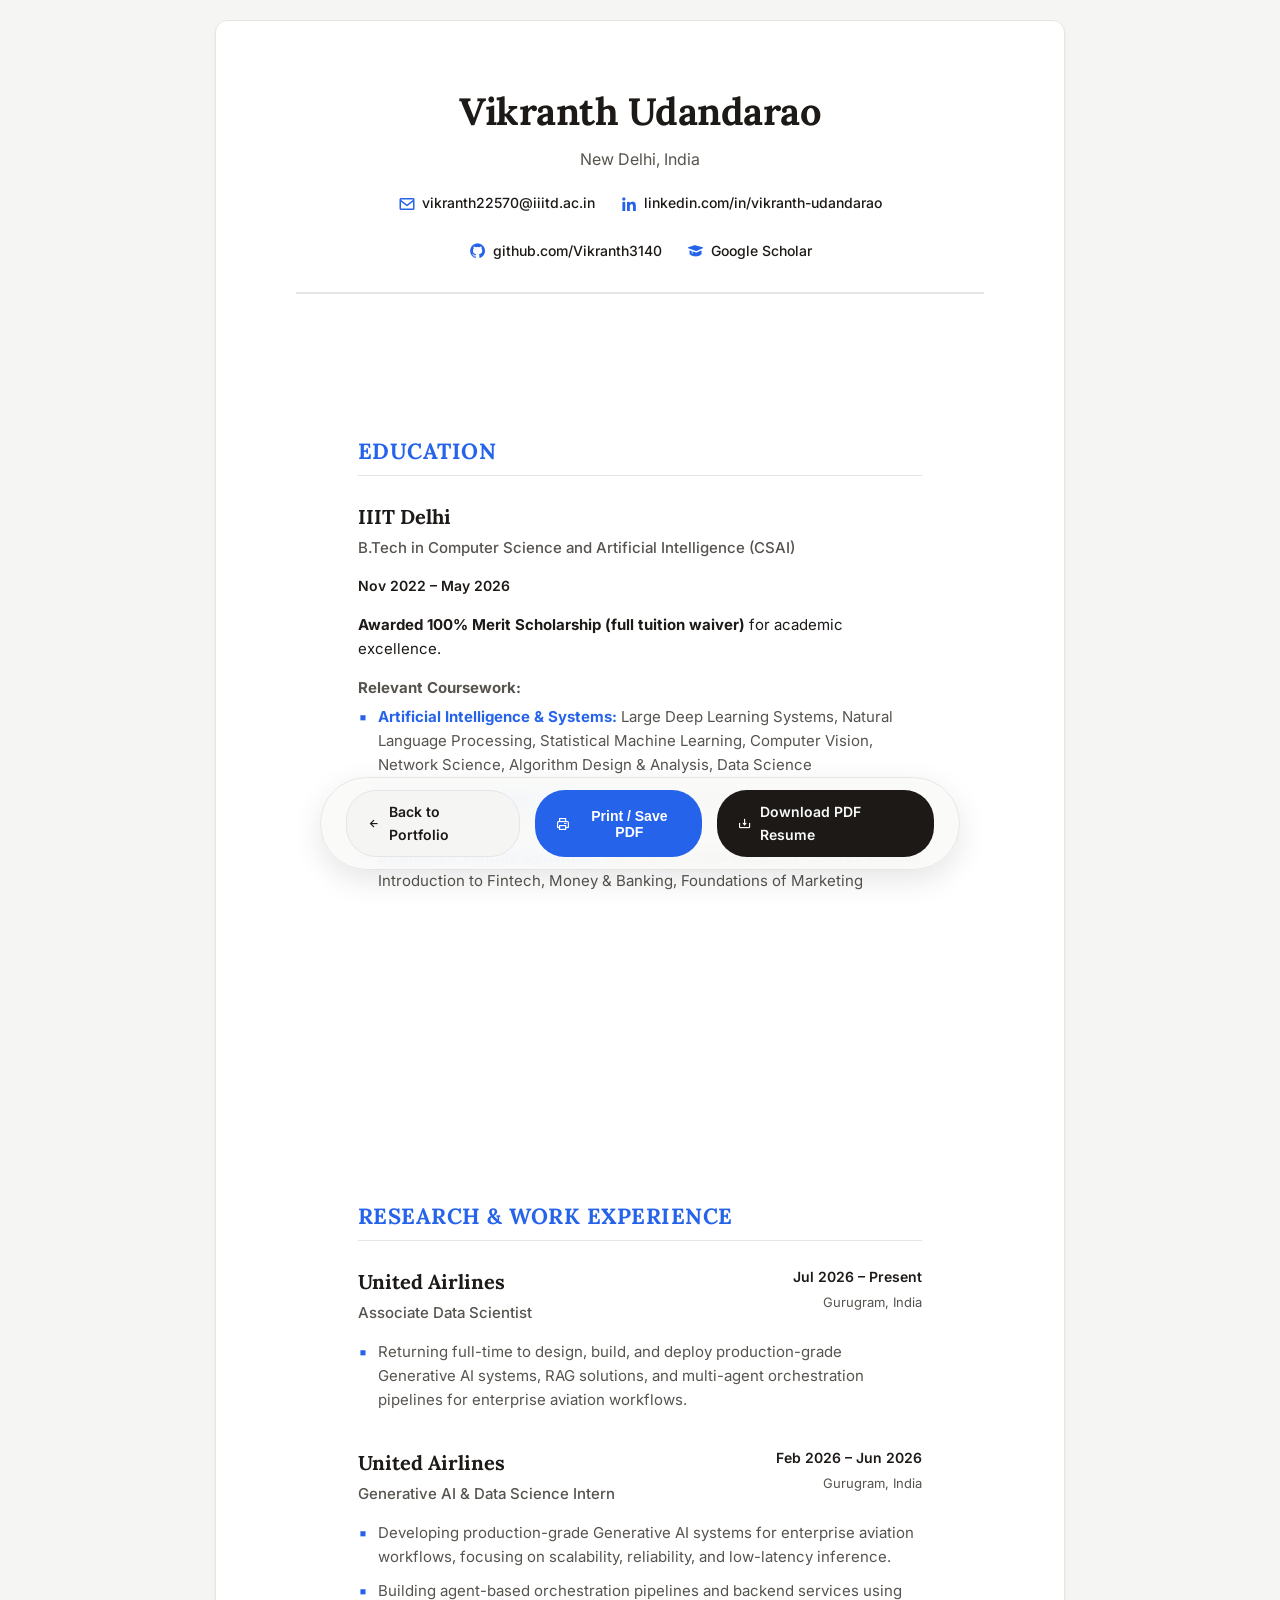
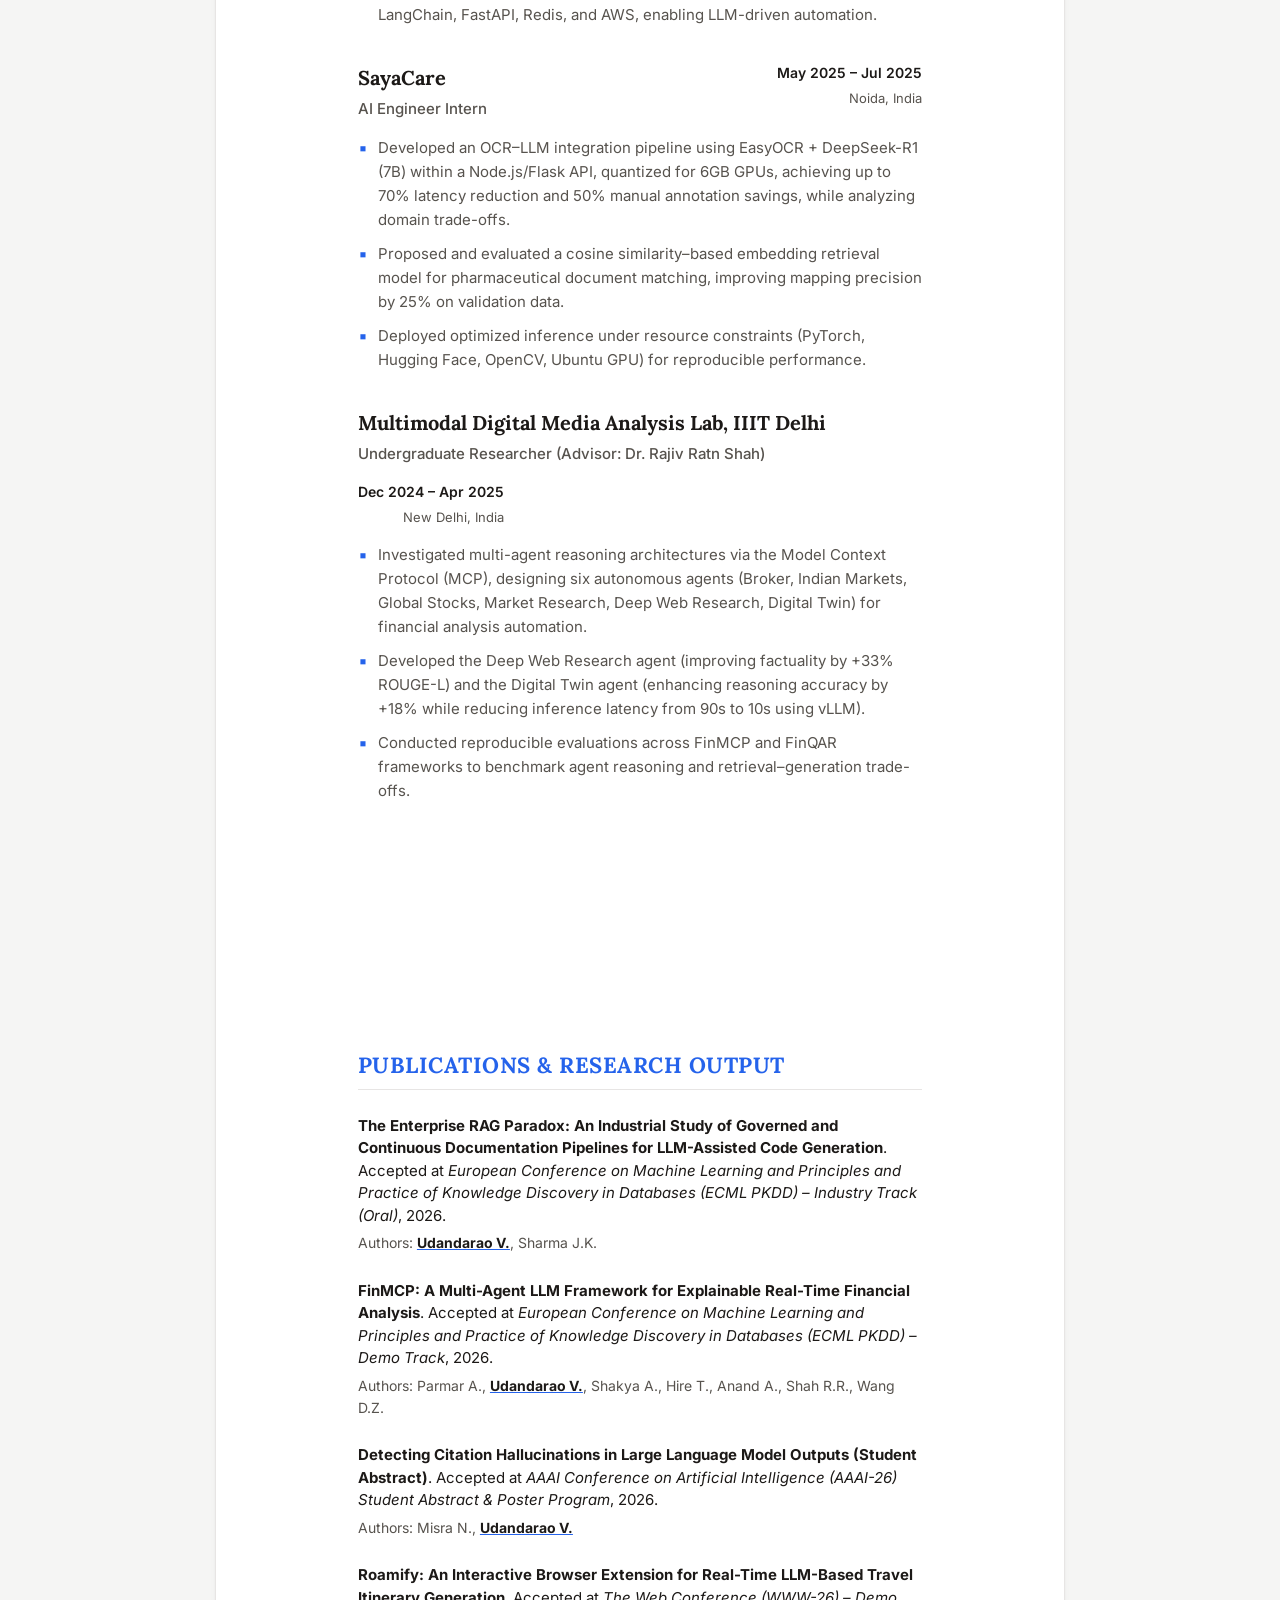
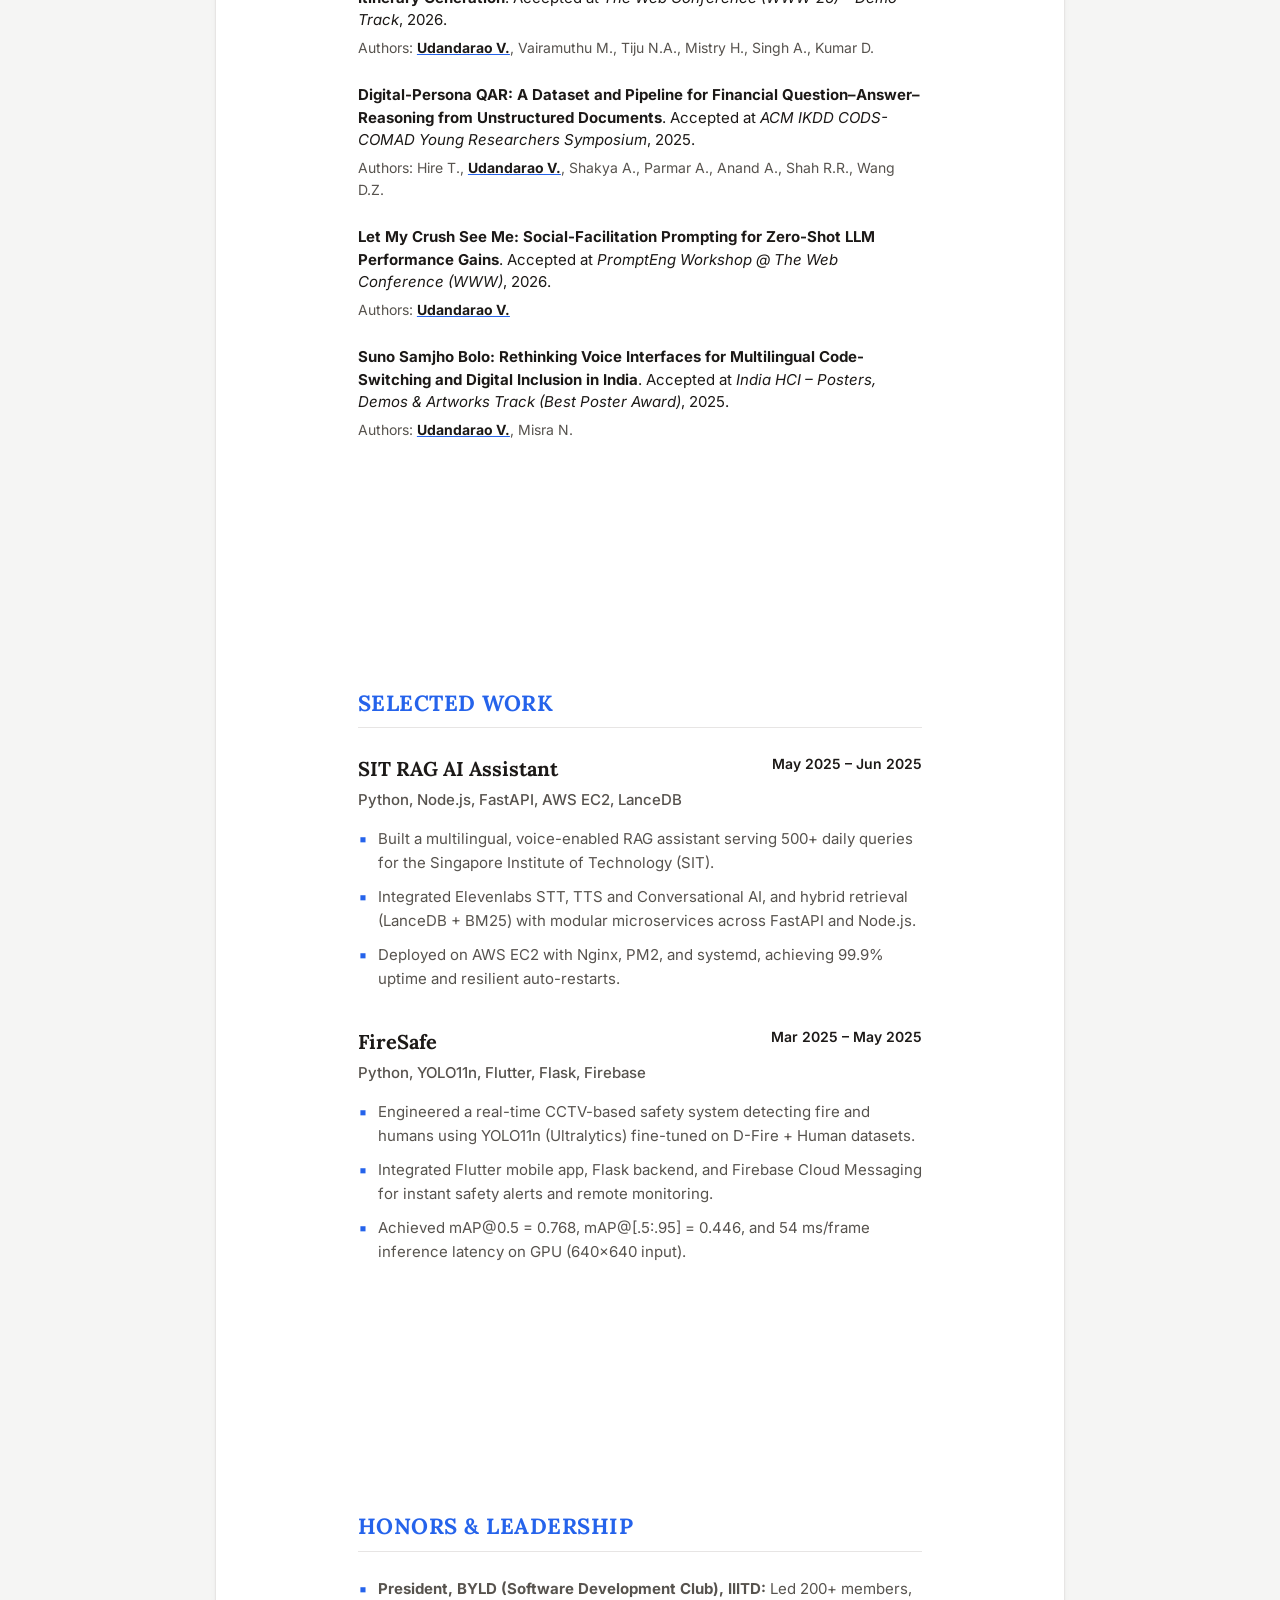
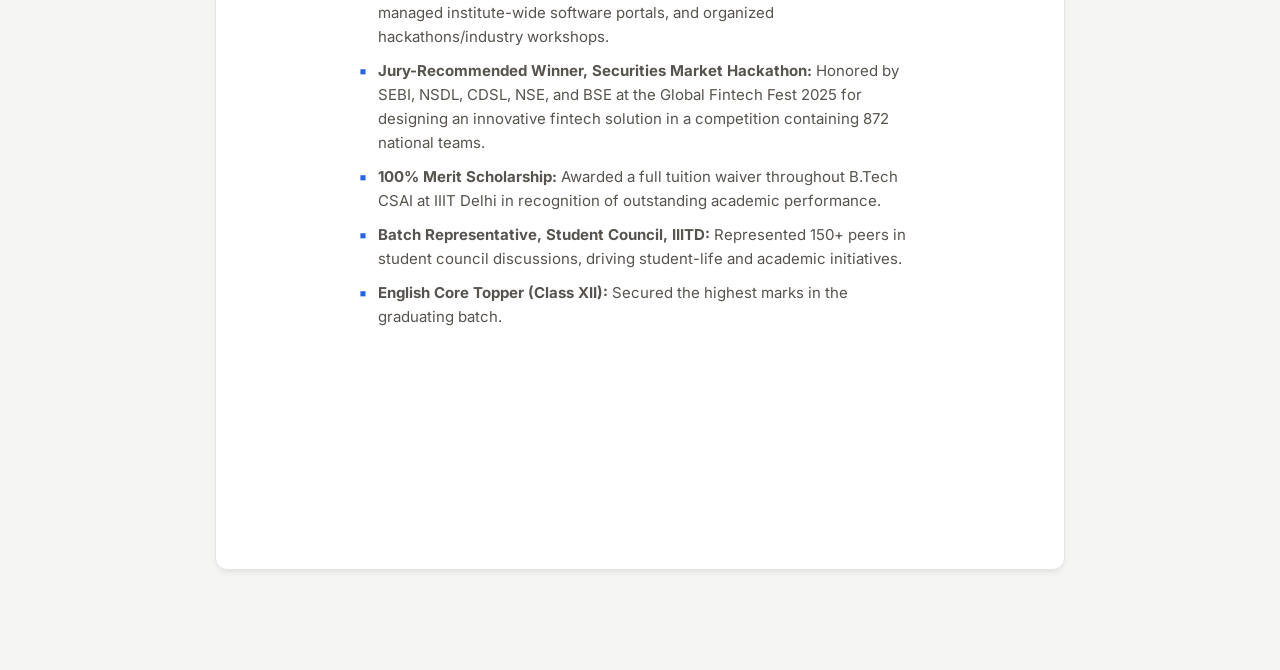
<file: cv.html>
<!DOCTYPE html>
<html lang="en">
    <head>
        <meta charset="UTF-8">
        <meta http-equiv="X-UA-Compatible" content="IE=edge">
        <meta name="viewport" content="width=device-width,initial-scale=1.0">
        <title>Vikranth Udandarao - Curriculum Vitae</title>
        <!-- Google Fonts: Lora (Serif) & Inter (Sans-Serif) -->
        <link rel="preconnect" href="https://fonts.googleapis.com">
        <link rel="preconnect" href="https://fonts.gstatic.com" crossorigin>
        <link href="https://fonts.googleapis.com/css2?family=Inter:wght@300;400;500;600;700&family=Lora:ital,wght@0,400;0,500;0,600;0,700;1,400&display=swap" rel="stylesheet">
        <!-- Boxicons for standard icons -->
        <link href='https://unpkg.com/boxicons@2.1.4/css/boxicons.min.css' rel='stylesheet'>
        <link rel="stylesheet" type="text/css" href="style.css?v=3.12">
        <script>
            // Apply theme from localStorage or system preference immediately to prevent screen flash
            const savedTheme = localStorage.getItem('theme');
            const systemDark = window.matchMedia('(prefers-color-scheme: dark)').matches;
            const currentTheme = savedTheme || (systemDark ? 'dark' : 'light');
            document.documentElement.setAttribute('data-theme', currentTheme);
        </script>
        <link rel="icon" type="image/png" href="assets/icons/favicon.png">
    </head>
    <body class="cv-body">
        
        <!-- Floating Actions Panel -->
        <div class="cv-actions no-print">
            <a href="index.html" class="action-btn back-btn"><i class='bx bx-left-arrow-alt'></i> Back to Portfolio</a>
            <button onclick="window.print()" class="action-btn print-btn"><i class='bx bx-printer'></i> Print / Save PDF</button>
            <a href="https://drive.google.com/file/d/1YNAglfngGndiY_Li6yTQQKwhxxDPyMFs/view?usp=sharing" target="_blank" class="action-btn download-btn"><i class='bx bx-download'></i> Download PDF Resume</a>
        </div>

        <!-- Main CV Document Wrapper -->
        <div class="cv-document">
            
            <!-- Header Section -->
            <header class="cv-header">
                <h1>Vikranth Udandarao</h1>
                <p class="subtitle">New Delhi, India</p>
                <div class="cv-contacts">
                    <a href="mailto:vikranth22570@iiitd.ac.in"><i class='bx bx-envelope'></i> vikranth22570@iiitd.ac.in</a>
                    <a href="https://www.linkedin.com/in/vikranth-udandarao/" target="_blank"><i class='bx bxl-linkedin'></i> linkedin.com/in/vikranth-udandarao</a>
                    <a href="https://github.com/Vikranth3140" target="_blank"><i class='bx bxl-github'></i> github.com/Vikranth3140</a>
                    <a href="https://scholar.google.com/citations?user=Am4LHs0AAAAJ" target="_blank"><i class='bx bxs-graduation'></i> Google Scholar</a>
                </div>
            </header>

            <!-- Education Section -->
            <section class="cv-section">
                <h2 class="cv-section-title">Education</h2>
                <div class="cv-item">
                    <div class="cv-item-header">
                        <div>
                            <h3>IIIT Delhi</h3>
                            <span class="cv-item-sub">B.Tech in Computer Science and Artificial Intelligence (CSAI)</span>
                        </div>
                        <div class="cv-item-meta">
                            <span class="cv-item-date">Nov 2022 – May 2026</span>
                        </div>
                    </div>
                    <div class="cv-item-details">
                        <p class="cv-highlight-text"><strong>Awarded 100% Merit Scholarship (full tuition waiver)</strong> for academic excellence.</p>
                        <p style="margin-top: 1.5rem; margin-bottom: 0.5rem;"><strong>Relevant Coursework:</strong></p>
                        <ul class="cv-bullets" style="margin-top: 0.5rem;">
                            <li><strong class="cv-coursework-category">Artificial Intelligence &amp; Systems:</strong> Large Deep Learning Systems, Natural Language Processing, Statistical Machine Learning, Computer Vision, Network Science, Algorithm Design &amp; Analysis, Data Science</li>
                            <li><strong class="cv-coursework-category">Mathematics &amp; Optimization:</strong> Convex Optimization, Linear Algebra, Probability &amp; Statistics, Discrete Structures</li>
                            <li><strong class="cv-coursework-category">Business &amp; Venture Dynamics:</strong> Setting up Global Capability Centres (GCCs), Introduction to Fintech, Money &amp; Banking, Foundations of Marketing</li>
                        </ul>
                    </div>
                </div>
            </section>

            <!-- Research & Work Experience -->
            <section class="cv-section">
                <h2 class="cv-section-title">Research &amp; Work Experience</h2>
                
                <!-- United Airlines (Associate) -->
                <div class="cv-item">
                    <div class="cv-item-header">
                        <div>
                            <h3>United Airlines</h3>
                            <span class="cv-item-sub">Associate Data Scientist</span>
                        </div>
                        <div class="cv-item-meta">
                            <span class="cv-item-date">Jul 2026 – Present</span>
                            <span class="cv-item-location">Gurugram, India</span>
                        </div>
                    </div>
                    <ul class="cv-bullets">
                        <li>Returning full-time to design, build, and deploy production-grade Generative AI systems, RAG solutions, and multi-agent orchestration pipelines for enterprise aviation workflows.</li>
                    </ul>
                </div>

                <!-- United Airlines (Intern) -->
                <div class="cv-item">
                    <div class="cv-item-header">
                        <div>
                            <h3>United Airlines</h3>
                            <span class="cv-item-sub">Generative AI &amp; Data Science Intern</span>
                        </div>
                        <div class="cv-item-meta">
                            <span class="cv-item-date">Feb 2026 – Jun 2026</span>
                            <span class="cv-item-location">Gurugram, India</span>
                        </div>
                    </div>
                    <ul class="cv-bullets">
                        <li>Developing production-grade Generative AI systems for enterprise aviation workflows, focusing on scalability, reliability, and low-latency inference.</li>
                        <li>Building agent-based orchestration pipelines and backend services using LangChain, FastAPI, Redis, and AWS, enabling LLM-driven automation.</li>
                    </ul>
                </div>

                <!-- SayaCare -->
                <div class="cv-item">
                    <div class="cv-item-header">
                        <div>
                            <h3>SayaCare</h3>
                            <span class="cv-item-sub">AI Engineer Intern</span>
                        </div>
                        <div class="cv-item-meta">
                            <span class="cv-item-date">May 2025 – Jul 2025</span>
                            <span class="cv-item-location">Noida, India</span>
                        </div>
                    </div>
                    <ul class="cv-bullets">
                        <li>Developed an OCR–LLM integration pipeline using EasyOCR + DeepSeek-R1 (7B) within a Node.js/Flask API, quantized for 6GB GPUs, achieving up to 70% latency reduction and 50% manual annotation savings, while analyzing domain trade-offs.</li>
                        <li>Proposed and evaluated a cosine similarity–based embedding retrieval model for pharmaceutical document matching, improving mapping precision by 25% on validation data.</li>
                        <li>Deployed optimized inference under resource constraints (PyTorch, Hugging Face, OpenCV, Ubuntu GPU) for reproducible performance.</li>
                    </ul>
                </div>

                <!-- MDMA Lab -->
                <div class="cv-item">
                    <div class="cv-item-header">
                        <div>
                            <h3>Multimodal Digital Media Analysis Lab, IIIT Delhi</h3>
                            <span class="cv-item-sub">Undergraduate Researcher (Advisor: Dr. Rajiv Ratn Shah)</span>
                        </div>
                        <div class="cv-item-meta">
                            <span class="cv-item-date">Dec 2024 – Apr 2025</span>
                            <span class="cv-item-location">New Delhi, India</span>
                        </div>
                    </div>
                    <ul class="cv-bullets">
                        <li>Investigated multi-agent reasoning architectures via the Model Context Protocol (MCP), designing six autonomous agents (Broker, Indian Markets, Global Stocks, Market Research, Deep Web Research, Digital Twin) for financial analysis automation.</li>
                        <li>Developed the Deep Web Research agent (improving factuality by +33% ROUGE-L) and the Digital Twin agent (enhancing reasoning accuracy by +18% while reducing inference latency from 90s to 10s using vLLM).</li>
                        <li>Conducted reproducible evaluations across FinMCP and FinQAR frameworks to benchmark agent reasoning and retrieval–generation trade-offs.</li>
                    </ul>
                </div>
            </section>

            <!-- Publications & Research Output -->
            <section class="cv-section">
                <h2 class="cv-section-title">Publications &amp; Research Output</h2>
                
                <!-- Pub 1 -->
                <div class="cv-pub-item">
                    <p class="cv-pub-citation">
                        <strong>The Enterprise RAG Paradox: An Industrial Study of Governed and Continuous Documentation Pipelines for LLM-Assisted Code Generation</strong>. 
                        Accepted at <em>European Conference on Machine Learning and Principles and Practice of Knowledge Discovery in Databases (ECML PKDD) – Industry Track (Oral)</em>, 2026.
                    </p>
                    <p class="cv-pub-authors">Authors: <strong>Udandarao V.</strong>, Sharma J.K.</p>
                </div>

                <!-- Pub 2 -->
                <div class="cv-pub-item">
                    <p class="cv-pub-citation">
                        <strong>FinMCP: A Multi-Agent LLM Framework for Explainable Real-Time Financial Analysis</strong>. 
                        Accepted at <em>European Conference on Machine Learning and Principles and Practice of Knowledge Discovery in Databases (ECML PKDD) – Demo Track</em>, 2026.
                    </p>
                    <p class="cv-pub-authors">Authors: Parmar A., <strong>Udandarao V.</strong>, Shakya A., Hire T., Anand A., Shah R.R., Wang D.Z.</p>
                </div>

                <!-- Pub 3 -->
                <div class="cv-pub-item">
                    <p class="cv-pub-citation">
                        <strong>Detecting Citation Hallucinations in Large Language Model Outputs (Student Abstract)</strong>. 
                        Accepted at <em>AAAI Conference on Artificial Intelligence (AAAI-26) Student Abstract &amp; Poster Program</em>, 2026.
                    </p>
                    <p class="cv-pub-authors">Authors: Misra N., <strong>Udandarao V.</strong></p>
                </div>

                <!-- Pub 4 -->
                <div class="cv-pub-item">
                    <p class="cv-pub-citation">
                        <strong>Roamify: An Interactive Browser Extension for Real-Time LLM-Based Travel Itinerary Generation</strong>. 
                        Accepted at <em>The Web Conference (WWW-26) – Demo Track</em>, 2026.
                    </p>
                    <p class="cv-pub-authors">Authors: <strong>Udandarao V.</strong>, Vairamuthu M., Tiju N.A., Mistry H., Singh A., Kumar D.</p>
                </div>

                <!-- Pub 5 -->
                <div class="cv-pub-item">
                    <p class="cv-pub-citation">
                        <strong>Digital-Persona QAR: A Dataset and Pipeline for Financial Question–Answer–Reasoning from Unstructured Documents</strong>. 
                        Accepted at <em>ACM IKDD CODS-COMAD Young Researchers Symposium</em>, 2025.
                    </p>
                    <p class="cv-pub-authors">Authors: Hire T., <strong>Udandarao V.</strong>, Shakya A., Parmar A., Anand A., Shah R.R., Wang D.Z.</p>
                </div>

                <!-- Pub 6 -->
                <div class="cv-pub-item">
                    <p class="cv-pub-citation">
                        <strong>Let My Crush See Me: Social-Facilitation Prompting for Zero-Shot LLM Performance Gains</strong>. 
                        Accepted at <em>PromptEng Workshop @ The Web Conference (WWW)</em>, 2026.
                    </p>
                    <p class="cv-pub-authors">Authors: <strong>Udandarao V.</strong></p>
                </div>

                <!-- Pub 7 -->
                <div class="cv-pub-item">
                    <p class="cv-pub-citation">
                        <strong>Suno Samjho Bolo: Rethinking Voice Interfaces for Multilingual Code-Switching and Digital Inclusion in India</strong>. 
                        Accepted at <em>India HCI – Posters, Demos &amp; Artworks Track (Best Poster Award)</em>, 2025.
                    </p>
                    <p class="cv-pub-authors">Authors: <strong>Udandarao V.</strong>, Misra N.</p>
                </div>
            </section>

            <!-- Selected Work Section -->
            <section class="cv-section">
                <h2 class="cv-section-title">Selected Work</h2>
                
                <!-- Project 1 -->
                <div class="cv-item">
                    <div class="cv-item-header">
                        <div>
                            <h3>SIT RAG AI Assistant</h3>
                            <span class="cv-item-sub">Python, Node.js, FastAPI, AWS EC2, LanceDB</span>
                        </div>
                        <div class="cv-item-meta">
                            <span class="cv-item-date">May 2025 – Jun 2025</span>
                        </div>
                    </div>
                    <ul class="cv-bullets">
                        <li>Built a multilingual, voice-enabled RAG assistant serving 500+ daily queries for the Singapore Institute of Technology (SIT).</li>
                        <li>Integrated Elevenlabs STT, TTS and Conversational AI, and hybrid retrieval (LanceDB + BM25) with modular microservices across FastAPI and Node.js.</li>
                        <li>Deployed on AWS EC2 with Nginx, PM2, and systemd, achieving 99.9% uptime and resilient auto-restarts.</li>
                    </ul>
                </div>

                <!-- Project 2 -->
                <div class="cv-item">
                    <div class="cv-item-header">
                        <div>
                            <h3>FireSafe</h3>
                            <span class="cv-item-sub">Python, YOLO11n, Flutter, Flask, Firebase</span>
                        </div>
                        <div class="cv-item-meta">
                            <span class="cv-item-date">Mar 2025 – May 2025</span>
                        </div>
                    </div>
                    <ul class="cv-bullets">
                        <li>Engineered a real-time CCTV-based safety system detecting fire and humans using YOLO11n (Ultralytics) fine-tuned on D-Fire + Human datasets.</li>
                        <li>Integrated Flutter mobile app, Flask backend, and Firebase Cloud Messaging for instant safety alerts and remote monitoring.</li>
                        <li>Achieved mAP@0.5 = 0.768, mAP@[.5:.95] = 0.446, and 54 ms/frame inference latency on GPU (640×640 input).</li>
                    </ul>
                </div>
            </section>

            <!-- Honors, Leadership & Achievements -->
            <section class="cv-section">
                <h2 class="cv-section-title">Honors &amp; Leadership</h2>
                <ul class="cv-bullets">
                    <li><strong>President, BYLD (Software Development Club), IIITD:</strong> Led 200+ members, managed institute-wide software portals, and organized hackathons/industry workshops.</li>
                    <li><strong>Jury-Recommended Winner, Securities Market Hackathon:</strong> Honored by SEBI, NSDL, CDSL, NSE, and BSE at the Global Fintech Fest 2025 for designing an innovative fintech solution in a competition containing 872 national teams.</li>
                    <li><strong>100% Merit Scholarship:</strong> Awarded a full tuition waiver throughout B.Tech CSAI at IIIT Delhi in recognition of outstanding academic performance.</li>
                    <li><strong>Batch Representative, Student Council, IIITD:</strong> Represented 150+ peers in student council discussions, driving student-life and academic initiatives.</li>
                    <li><strong>English Core Topper (Class XII):</strong> Secured the highest marks in the graduating batch.</li>
                </ul>
            </section>

        </div>
    </body>
</html>
</file>
<file: style.css>
/* Global Reset & CSS Variable Setup */
* {
    margin: 0;
    padding: 0;
    box-sizing: border-box;
    text-decoration: none;
    border: none;
    outline: none;
    scroll-behavior: smooth;
    transition: background 0.3s ease, color 0.3s ease, border-color 0.3s ease, box-shadow 0.3s ease;
}

:root {
    /* Light Mode Palette - Warm & Modern Academic */
    --bg-color: #fafaf9;          /* stone-50 */
    --card-bg-color: #ffffff;
    --second-bg-color: #f5f5f4;   /* stone-100 */
    --text-color: #1c1917;        /* stone-900 */
    --muted-text-color: #57534e;  /* stone-600 */
    --card-muted-text: #44403c;   /* stone-700 */
    --main-color: #2563eb;        /* blue-600 */
    --main-hover: #1d4ed8;       /* blue-700 */
    --border-color: #e7e5e4;      /* stone-200 */
    --shadow-color: rgba(28, 25, 23, 0.05);
    --card-shadow: 0 4px 6px -1px var(--shadow-color), 0 2px 4px -2px var(--shadow-color);
    --transition-speed: 0.3s;
}

[data-theme="dark"] {
    /* Dark Mode Palette - Deep Midnight Slate */
    --bg-color: #0f172a;          /* slate-900 */
    --card-bg-color: #1e293b;     /* slate-800 */
    --second-bg-color: #111827;   /* gray-900 */
    --text-color: #f8fafc;        /* slate-50 */
    --muted-text-color: #94a3b8;  /* slate-400 */
    --card-muted-text: #cbd5e1;   /* slate-300 */
    --main-color: #38bdf8;        /* sky-400 */
    --main-hover: #7dd3fc;       /* sky-300 */
    --border-color: #334155;      /* slate-700 */
    --shadow-color: rgba(0, 0, 0, 0.25);
    --card-shadow: 0 4px 6px -1px var(--shadow-color), 0 2px 4px -2px var(--shadow-color);
}

html {
    font-size: 62.5%; /* 1rem = 10px */
    overflow-x: hidden;
}

body {
    background: var(--bg-color);
    color: var(--text-color);
    font-family: 'Inter', sans-serif;
    line-height: 1.6;
}

section {
    min-height: 80vh;
    padding: 12rem 9% 8rem;
}

/* Headings */
.heading {
    font-family: 'Lora', serif;
    text-align: center;
    font-size: 4rem;
    font-weight: 700;
    margin-bottom: 6rem;
    position: relative;
}

.heading span {
    color: var(--main-color);
    font-family: inherit;
}

.heading::after {
    content: '';
    display: block;
    width: 60px;
    height: 4px;
    background: var(--main-color);
    margin: 1.5rem auto 0;
    border-radius: 2px;
}

/* Header & Navbar */
.header {
    position: fixed;
    top: 0;
    left: 0;
    width: 100%;
    padding: 2rem 9%;
    background: var(--bg-color);
    border-bottom: 1px solid var(--border-color);
    display: flex;
    justify-content: space-between;
    align-items: center;
    z-index: 1000;
}

.logo {
    font-family: 'Lora', serif;
    font-size: 2.2rem;
    font-weight: 700;
    color: var(--text-color);
}

.navbar {
    display: flex;
    align-items: center;
}

.navbar a {
    font-size: 1.4rem;
    font-weight: 500;
    color: var(--text-color);
    margin-left: 3.5rem;
    letter-spacing: 0.05rem;
    transition: var(--transition-speed);
}

.navbar a:hover,
.navbar a.active {
    color: var(--main-color);
}

#menu-icon {
    font-size: 3rem;
    color: var(--text-color);
    cursor: pointer;
    display: none;
}

/* Theme Toggle Button */
#theme-toggle {
    background: transparent;
    cursor: pointer;
    margin-left: 3.5rem;
    width: 3.6rem;
    height: 3.6rem;
    border-radius: 50%;
    border: 1px solid var(--border-color);
    display: flex;
    align-items: center;
    justify-content: center;
    color: var(--text-color);
    font-size: 1.8rem;
    transition: var(--transition-speed);
}

#theme-toggle:hover {
    background: var(--second-bg-color);
    border-color: var(--main-color);
    color: var(--main-color);
}

/* CTA Buttons */
.btn {
    display: inline-block;
    padding: 1.2rem 2.8rem;
    background: var(--main-color);
    color: #ffffff !important;
    border-radius: 0.6rem;
    font-size: 1.5rem;
    font-weight: 600;
    border: 1px solid transparent;
    transition: var(--transition-speed) ease;
    box-shadow: 0 4px 10px rgba(37, 99, 235, 0.15);
}

.btn:hover {
    background: var(--main-hover);
    transform: translateY(-2px);
    box-shadow: 0 6px 15px rgba(37, 99, 235, 0.25);
}

[data-theme="dark"] .btn {
    color: #0f172a !important;
    box-shadow: 0 4px 10px rgba(56, 189, 248, 0.2);
}
[data-theme="dark"] .btn:hover {
    background: var(--main-hover);
}

/* Home Section */
.home {
    display: flex;
    justify-content: space-between;
    align-items: center;
    gap: 4rem;
    background: var(--bg-color);
}

.home-content {
    flex: 1;
}

.home-content h3 {
    font-size: 2.2rem;
    font-weight: 500;
    color: var(--muted-text-color);
}

.home-content h1 {
    font-family: 'Lora', serif;
    font-size: 5.2rem;
    font-weight: 700;
    line-height: 1.2;
    margin: 1rem 0;
}

/* Hero Tagline & Subtitle */
.hero-tagline {
    font-size: 2.2rem;
    font-weight: 500;
    color: var(--text-color);
    line-height: 1.4;
    margin: 1.5rem 0;
    max-width: 90%;
}

.hero-subtitle {
    font-size: 1.4rem;
    margin: 2rem 0 3rem 0;
    display: flex;
    flex-wrap: wrap;
    gap: 1.2rem;
    align-items: center;
}

.hero-subtitle span:not(.separator) {
    background: var(--second-bg-color);
    color: var(--main-color);
    border: 1px solid var(--border-color);
    padding: 0.5rem 1.4rem;
    border-radius: 2rem;
    font-weight: 600;
    letter-spacing: 0.3px;
    box-shadow: 0 1px 2px var(--shadow-color);
    display: inline-block;
}

.hero-subtitle .separator {
    display: none;
}

/* Hero Cards Section */
.hero-cards {
    display: grid;
    grid-template-columns: repeat(3, 1fr);
    gap: 1.5rem;
    margin: 2.5rem 0 2rem 0;
}

.hero-card {
    background: var(--card-bg-color);
    border: 1px solid var(--border-color);
    border-radius: 0.8rem;
    padding: 1.8rem;
    box-shadow: var(--card-shadow);
    text-align: left;
}

.hero-card h4 {
    font-size: 1.6rem;
    font-weight: 600;
    color: var(--text-color);
    margin-bottom: 0.8rem;
    font-family: 'Lora', serif;
}

.hero-card p {
    font-size: 1.35rem;
    line-height: 1.5;
    color: var(--card-muted-text);
}

.hero-leadership {
    font-size: 1.4rem;
    line-height: 1.6;
    color: var(--muted-text-color);
    margin-bottom: 2.5rem;
    text-align: left;
}

.hero-leadership strong {
    color: var(--text-color);
}

/* Research Interests */
.research-interests {
    margin-bottom: 3rem;
}

.research-interests h4 {
    font-size: 1.5rem;
    color: var(--text-color);
    margin-bottom: 1rem;
    text-transform: uppercase;
    letter-spacing: 0.05rem;
}

.interest-tags {
    display: flex;
    flex-wrap: wrap;
    gap: 1rem;
}

.interest-tags span {
    font-size: 1.3rem;
    font-weight: 500;
    color: var(--text-color);
    background: var(--second-bg-color);
    padding: 0.6rem 1.4rem;
    border-radius: 2rem;
    border: 1px solid var(--border-color);
}

/* Social Media Icons */
.social-media {
    display: flex;
    gap: 1.5rem;
    margin-bottom: 3rem;
}

.social-media a {
    display: inline-flex;
    justify-content: center;
    align-items: center;
    width: 4.4rem;
    height: 4.4rem;
    background: var(--card-bg-color);
    border: 1px solid var(--border-color);
    border-radius: 50%;
    font-size: 2.2rem;
    color: var(--text-color);
    box-shadow: var(--card-shadow);
    transition: var(--transition-speed);
}

.social-media a:hover {
    background: var(--main-color);
    border-color: var(--main-color);
    color: #ffffff;
    transform: translateY(-3px);
}

.scholar-svg {
    width: 2.2rem;
    height: 2.2rem;
    fill: currentColor;
    transition: var(--transition-speed);
}

.social-media a:hover .scholar-svg {
    fill: #ffffff;
}

.home-img img {
    width: 32vw;
    max-width: 380px;
    border-radius: 2rem;
    box-shadow: 0 10px 30px rgba(0,0,0,0.1);
    border: 4px solid var(--card-bg-color);
}

/* News Section */
.news {
    background: var(--second-bg-color);
}

.news-timeline {
    position: relative;
    max-width: 800px;
    margin: 0 auto;
    padding-left: 3rem;
    border-left: 2px solid var(--border-color);
}

.news-item {
    position: relative;
    margin-bottom: 3rem;
}

.news-item::before {
    content: '';
    position: absolute;
    left: calc(-3rem - 6px);
    top: 0.6rem;
    width: 10px;
    height: 10px;
    background: var(--main-color);
    border-radius: 50%;
    border: 2px solid var(--bg-color);
    transition: var(--transition-speed);
}

.news-item:hover::before {
    transform: scale(1.4);
    background: var(--text-color);
}

.news-date {
    font-size: 1.3rem;
    font-weight: 700;
    color: var(--main-color);
    text-transform: uppercase;
    letter-spacing: 0.1rem;
    margin-bottom: 0.5rem;
}

.news-content {
    font-size: 1.6rem;
    color: var(--text-color);
}

.news-content strong {
    font-weight: 600;
}

/* Publications Section */
.publications {
    background: var(--bg-color);
}

.filter-container {
    display: flex;
    justify-content: center;
    gap: 1.5rem;
    margin-bottom: 4rem;
    flex-wrap: wrap;
}

.filter-btn {
    background: var(--card-bg-color);
    color: var(--text-color);
    border: 1px solid var(--border-color);
    padding: 0.8rem 1.8rem;
    border-radius: 0.6rem;
    font-size: 1.3rem;
    font-weight: 500;
    cursor: pointer;
    box-shadow: var(--card-shadow);
    transition: var(--transition-speed);
}

.filter-btn:hover,
.filter-btn.active {
    background: var(--main-color);
    color: #ffffff;
    border-color: var(--main-color);
}

[data-theme="dark"] .filter-btn.active,
[data-theme="dark"] .filter-btn:hover {
    color: #0f172a;
}

.publications-list {
    max-width: 900px;
    margin: 0 auto;
    display: flex;
    flex-direction: column;
    gap: 3rem;
}

.publication-card {
    background: var(--card-bg-color);
    padding: 3rem;
    border-radius: 1.2rem;
    border: 1px solid var(--border-color);
    box-shadow: var(--card-shadow);
    display: flex;
    flex-direction: column;
    gap: 1rem;
    position: relative;
    overflow: hidden;
}

.publication-card.hidden {
    display: none;
}

.venue-badge {
    align-self: flex-start;
    font-size: 1.2rem;
    font-weight: 600;
    color: var(--main-color);
    background: rgba(37, 99, 235, 0.1);
    padding: 0.4rem 1.2rem;
    border-radius: 0.4rem;
    text-transform: uppercase;
    letter-spacing: 0.05rem;
}

[data-theme="dark"] .venue-badge {
    background: rgba(56, 189, 248, 0.15);
}

.pub-title {
    font-family: 'Lora', serif;
    font-size: 2rem;
    font-weight: 700;
    color: var(--text-color);
    line-height: 1.4;
}

.pub-authors {
    font-size: 1.4rem;
    color: var(--muted-text-color);
}

.pub-authors .self-author {
    font-weight: 700;
    color: var(--text-color);
    text-decoration: underline;
    text-decoration-color: var(--main-color);
}

.pub-venue {
    font-size: 1.4rem;
    color: var(--muted-text-color);
}

.pub-venue .highlight-text {
    color: var(--main-color);
    font-weight: 600;
}

.pub-description {
    font-size: 1.5rem;
    color: var(--muted-text-color);
    margin-top: 0.5rem;
}

.pub-links {
    display: flex;
    gap: 1.5rem;
    margin-top: 1rem;
}

.pub-link {
    display: inline-flex;
    align-items: center;
    gap: 0.6rem;
    font-size: 1.3rem;
    font-weight: 600;
    color: var(--text-color);
    background: var(--second-bg-color);
    border: 1px solid var(--border-color);
    padding: 0.6rem 1.4rem;
    border-radius: 0.6rem;
    cursor: pointer;
    transition: var(--transition-speed);
}

.pub-link:hover {
    border-color: var(--main-color);
    color: var(--main-color);
}

/* Collapsible BibTeX Box */
.bibtex-box {
    display: none;
    position: relative;
    background: var(--second-bg-color);
    border: 1px solid var(--border-color);
    border-radius: 0.6rem;
    padding: 2rem;
    margin-top: 1.5rem;
}

.bibtex-box.show {
    display: block;
}

.bibtex-box pre {
    margin: 0;
    white-space: pre-wrap;
    word-break: break-all;
}

.bibtex-box code {
    font-family: 'Courier New', Courier, monospace;
    font-size: 1.2rem;
    color: var(--text-color);
}

.copy-bibtex-btn {
    position: absolute;
    right: 1.5rem;
    top: 1.5rem;
    background: var(--card-bg-color);
    border: 1px solid var(--border-color);
    color: var(--text-color);
    padding: 0.5rem 1rem;
    border-radius: 0.4rem;
    font-size: 1.2rem;
    font-weight: 500;
    cursor: pointer;
    display: flex;
    align-items: center;
    gap: 0.5rem;
    transition: var(--transition-speed);
}

.copy-bibtex-btn:hover {
    background: var(--main-color);
    color: #ffffff;
    border-color: var(--main-color);
}

[data-theme="dark"] .copy-bibtex-btn:hover {
    color: #0f172a;
}

/* Experience Section */
.experience {
    background: var(--second-bg-color);
}

.experience-container {
    max-width: 900px;
    margin: 0 auto;
    display: flex;
    flex-direction: column;
    gap: 4rem;
}

.experience-card {
    background: var(--card-bg-color);
    padding: 3.5rem;
    border-radius: 1.2rem;
    border: 1px solid var(--border-color);
    box-shadow: var(--card-shadow);
}

.experience-header {
    display: flex;
    justify-content: space-between;
    align-items: flex-start;
    flex-wrap: wrap;
    gap: 1.5rem;
    border-bottom: 1px solid var(--border-color);
    padding-bottom: 2rem;
    margin-bottom: 2rem;
}

.experience-header h3 {
    font-family: 'Lora', serif;
    font-size: 2.2rem;
    font-weight: 700;
}

.company-name {
    font-size: 1.6rem;
    color: var(--main-color);
    font-weight: 600;
    margin-top: 0.5rem;
    display: inline-block;
}

.time-location {
    display: flex;
    flex-direction: column;
    align-items: flex-end;
    text-align: right;
}

.time-location .duration {
    font-size: 1.4rem;
    font-weight: 600;
    color: var(--text-color);
}

.time-location .location {
    font-size: 1.3rem;
    color: var(--muted-text-color);
    margin-top: 0.5rem;
}

.advisor-info {
    font-size: 1.5rem;
    color: var(--text-color);
    margin-bottom: 1.5rem;
}

.experience-bullets {
    list-style-type: none;
}

.experience-bullets li {
    font-size: 1.5rem;
    color: var(--muted-text-color);
    margin-bottom: 1.2rem;
    position: relative;
    padding-left: 2rem;
}

.experience-bullets li::before {
    content: '▪';
    position: absolute;
    left: 0;
    color: var(--main-color);
    font-size: 1.8rem;
    top: -0.2rem;
}

.experience-bullets li:last-child {
    margin-bottom: 0;
}

/* Featured Projects Section */
.projects {
    background: var(--bg-color);
}

.projects-grid {
    display: grid;
    grid-template-columns: repeat(2, 1fr);
    gap: 4rem;
    max-width: 1000px;
    margin: 0 auto;
}

.project-card {
    background: var(--card-bg-color);
    border-radius: 1.2rem;
    border: 1px solid var(--border-color);
    box-shadow: var(--card-shadow);
    overflow: hidden;
    display: flex;
    flex-direction: column;
}

.project-img-wrapper {
    height: 220px;
    overflow: hidden;
    position: relative;
}

.project-img-wrapper img {
    width: 100%;
    height: 100%;
    object-fit: cover;
    transition: 0.5s ease;
}

.project-card:hover .project-img-wrapper img {
    transform: scale(1.05);
}

.project-info {
    padding: 3rem;
    display: flex;
    flex-direction: column;
    flex: 1;
}

.project-info h3 {
    font-family: 'Lora', serif;
    font-size: 2rem;
    font-weight: 700;
    margin-bottom: 0.5rem;
}

.project-tags {
    font-size: 1.3rem;
    color: var(--main-color);
    font-weight: 600;
    margin-bottom: 1.5rem;
}

.project-desc {
    font-size: 1.5rem;
    color: var(--muted-text-color);
    margin-bottom: 2rem;
    flex: 1;
}

.project-bullets {
    list-style-type: none;
    margin-bottom: 2rem;
    flex: 1;
}

.project-bullets li {
    font-size: 1.45rem;
    color: var(--muted-text-color);
    margin-bottom: 0.8rem;
    position: relative;
    padding-left: 1.8rem;
    line-height: 1.6;
}

.project-bullets li::before {
    content: '▪';
    position: absolute;
    left: 0;
    color: var(--main-color);
    font-size: 1.6rem;
    top: -0.1rem;
}

.project-bullets li:last-child {
    margin-bottom: 0;
}

.project-links a {
    display: inline-flex;
    align-items: center;
    gap: 0.6rem;
    font-size: 1.4rem;
    font-weight: 600;
    color: var(--text-color);
    transition: var(--transition-speed);
}

.project-links a:hover {
    color: var(--main-color);
}

/* Honors & Achievements */
.achievements {
    background: var(--second-bg-color);
}

.achievements-container {
    max-width: 900px;
    margin: 0 auto;
    display: grid;
    grid-template-columns: repeat(2, 1fr);
    gap: 3rem;
}

.achievement-card {
    background: var(--card-bg-color);
    padding: 3rem;
    border-radius: 1.2rem;
    border: 1px solid var(--border-color);
    box-shadow: var(--card-shadow);
    display: flex;
    gap: 2rem;
    align-items: flex-start;
}

.icon-highlight {
    font-size: 3.6rem;
    color: var(--main-color);
    background: rgba(37, 99, 235, 0.08);
    padding: 1.2rem;
    border-radius: 1rem;
}

[data-theme="dark"] .icon-highlight {
    background: rgba(56, 189, 248, 0.1);
}

.achievement-card h3 {
    font-family: 'Lora', serif;
    font-size: 1.8rem;
    font-weight: 700;
}

.achievement-sub {
    font-size: 1.3rem;
    color: var(--main-color);
    font-weight: 600;
    margin-top: 0.2rem;
    display: inline-block;
}

.achievement-card p {
    font-size: 1.4rem;
    color: var(--muted-text-color);
    margin-top: 1rem;
}

/* Contact Section */
.contact {
    background: var(--bg-color);
}

.contact-box {
    max-width: 900px;
    margin: 0 auto;
    display: grid;
    grid-template-columns: 2fr 3fr;
    gap: 5rem;
    background: var(--card-bg-color);
    padding: 5rem;
    border-radius: 1.6rem;
    border: 1px solid var(--border-color);
    box-shadow: var(--card-shadow);
}

.contact-info h3 {
    font-family: 'Lora', serif;
    font-size: 2.2rem;
    font-weight: 700;
    margin-bottom: 1.5rem;
}

.contact-info p {
    font-size: 1.5rem;
    color: var(--muted-text-color);
    margin-bottom: 3rem;
}

.contact-details {
    display: flex;
    flex-direction: column;
    gap: 2rem;
}

.contact-detail-item {
    display: flex;
    align-items: center;
    gap: 1.5rem;
}

.contact-detail-item i {
    font-size: 2.2rem;
    color: var(--main-color);
}

.contact-detail-item span {
    font-size: 1.5rem;
    color: var(--text-color);
}

.contact form {
    display: flex;
    flex-direction: column;
    gap: 2rem;
}

.contact form .input-box {
    display: flex;
    gap: 2rem;
}

.contact form .input-box input {
    flex: 1;
}

.contact form input[type="text"],
.contact form input[type="email"],
.contact form textarea {
    width: 100%;
    padding: 1.4rem;
    font-size: 1.4rem;
    border: 1px solid var(--border-color);
    border-radius: 0.6rem;
    background: var(--second-bg-color);
    color: var(--text-color);
    transition: var(--transition-speed);
}

.contact form input:focus,
.contact form textarea:focus {
    border-color: var(--main-color);
    background: var(--card-bg-color);
}

.contact form textarea {
    resize: none;
}

.contact form .btn {
    align-self: flex-start;
    cursor: pointer;
}

#msg {
    color: #10b981; /* green-500 */
    font-size: 1.4rem;
    margin-top: 2rem;
    display: block;
    text-align: center;
}

/* Footer Styles */
.footer {
    display: flex;
    justify-content: space-between;
    align-items: center;
    flex-wrap: wrap;
    padding: 3rem 9%;
    background: var(--second-bg-color);
    border-top: 1px solid var(--border-color);
}

.footer-text p {
    font-size: 1.4rem;
    color: var(--muted-text-color);
}

.footer-text a {
    color: var(--text-color);
    font-weight: 600;
}

.footer-text a:hover {
    color: var(--main-color);
}

.footer-icons {
    display: flex;
    gap: 1.5rem;
    align-items: center;
}

.footer-icons a {
    font-size: 2.2rem;
    color: var(--muted-text-color);
    transition: var(--transition-speed);
    display: inline-flex;
    align-items: center;
}

.footer-icons a:hover {
    color: var(--main-color);
}

.scholar-svg-footer {
    width: 2.2rem;
    height: 2.2rem;
    fill: currentColor;
    transition: var(--transition-speed);
}

.footer-icons a:hover .scholar-svg-footer {
    fill: var(--main-color);
}

.footer-iconTop a {
    display: inline-flex;
    justify-content: center;
    align-items: center;
    padding: 0.8rem;
    background: var(--main-color);
    color: #ffffff;
    border-radius: 0.6rem;
    transition: var(--transition-speed);
}

[data-theme="dark"] .footer-iconTop a {
    color: #0f172a;
}

.footer-iconTop a:hover {
    background: var(--main-hover);
    transform: translateY(-3px);
}

.footer-iconTop a i {
    font-size: 2.2rem;
}

/* Responsive Breakpoints */
@media (max-width: 991px) {
    .header {
        padding: 2rem 5%;
    }
    section {
        padding: 10rem 5% 6rem;
    }
    .footer {
        padding: 3rem 5%;
    }
    .home-img img {
        width: 30vw;
    }
    .contact-box {
        grid-template-columns: 1fr;
        gap: 4rem;
        padding: 3.5rem;
    }
}

@media (max-width: 768px) {
    #menu-icon {
        display: block;
    }
    .navbar {
        position: absolute;
        top: 100%;
        left: 0;
        width: 100%;
        padding: 1.5rem 5%;
        background: var(--bg-color);
        border-bottom: 1px solid var(--border-color);
        box-shadow: 0 4px 6px var(--shadow-color);
        display: none;
        flex-direction: column;
        align-items: flex-start;
        gap: 2rem;
        z-index: 999;
    }
    .navbar.active {
        display: flex;
    }
    .navbar a {
        display: block;
        font-size: 1.6rem;
        margin: 0;
    }
    #theme-toggle {
        margin-left: 0;
        margin-top: 1rem;
    }
    .home {
        flex-direction: column-reverse;
        text-align: center;
        gap: 3rem;
    }
    .home-img img {
        width: 55vw;
        max-width: 250px;
    }
    .hero-tagline {
        margin: 1.5rem auto;
    }
    .hero-subtitle {
        justify-content: center;
        margin: 2rem auto 3rem auto;
    }
    .hero-cards {
        grid-template-columns: 1fr;
        gap: 1.2rem;
        margin: 2rem 0 1.5rem 0;
    }
    .research-interests, .interest-tags, .social-media, .cta-buttons {
        justify-content: center;
    }
    .projects-grid {
        grid-template-columns: 1fr;
    }
    .achievements-container {
        grid-template-columns: 1fr;
    }
    .experience-header {
        flex-direction: column;
        align-items: flex-start;
    }
    .time-location {
        align-items: flex-start;
        text-align: left;
    }
}

@media (max-width: 480px) {
    .home-content h1 {
        font-size: 4rem;
    }
    .contact form .input-box {
        flex-direction: column;
        gap: 2rem;
    }
    .footer {
        flex-direction: column-reverse;
        gap: 2rem;
        text-align: center;
    }
}

/* Dedicated CV Page Styles */
body.cv-body {
    background: var(--second-bg-color);
    padding: 2rem 0 10rem 0;
}

.cv-document {
    background: var(--card-bg-color);
    color: var(--text-color);
    width: 90%;
    max-width: 850px;
    margin: 0 auto;
    padding: 6rem 8rem;
    border-radius: 1.2rem;
    border: 1px solid var(--border-color);
    box-shadow: var(--card-shadow);
}

.cv-header {
    text-align: center;
    border-bottom: 2px solid var(--border-color);
    padding-bottom: 3rem;
    margin-bottom: 2rem;
}

.cv-header h1 {
    font-family: 'Lora', serif;
    font-size: 3.8rem;
    font-weight: 700;
    color: var(--text-color);
    letter-spacing: -0.05rem;
}

.cv-header .subtitle {
    font-size: 1.6rem;
    color: var(--muted-text-color);
    margin-top: 0.5rem;
}

.cv-contacts {
    display: flex;
    justify-content: center;
    flex-wrap: wrap;
    gap: 2.5rem;
    margin-top: 2rem;
}

.cv-contacts a {
    font-size: 1.4rem;
    color: var(--text-color);
    display: inline-flex;
    align-items: center;
    gap: 0.6rem;
    font-weight: 500;
    transition: var(--transition-speed);
}

.cv-contacts a:hover {
    color: var(--main-color);
}

.cv-contacts a i {
    font-size: 1.8rem;
    color: var(--main-color);
}

.cv-section {
    margin-bottom: 4.5rem;
}

.cv-section:last-child {
    margin-bottom: 0;
}

.cv-section-title {
    font-family: 'Lora', serif;
    font-size: 2.2rem;
    font-weight: 700;
    color: var(--main-color);
    border-bottom: 1px solid var(--border-color);
    padding-bottom: 0.6rem;
    margin-bottom: 2.5rem;
    text-transform: uppercase;
    letter-spacing: 0.05rem;
}

.cv-item {
    margin-bottom: 3.5rem;
}

.cv-item:last-child {
    margin-bottom: 0;
}

.cv-item-header {
    display: flex;
    justify-content: space-between;
    align-items: flex-start;
    flex-wrap: wrap;
    gap: 1.5rem;
    margin-bottom: 1.5rem;
}

.cv-item-header h3 {
    font-family: 'Lora', serif;
    font-size: 2rem;
    font-weight: 700;
    color: var(--text-color);
}

.cv-item-sub {
    font-size: 1.5rem;
    color: var(--muted-text-color);
    font-weight: 500;
    margin-top: 0.3rem;
    display: block;
}

.cv-item-meta {
    display: flex;
    flex-direction: column;
    align-items: flex-end;
    text-align: right;
}

.cv-item-date {
    font-size: 1.4rem;
    font-weight: 600;
    color: var(--text-color);
}

.cv-item-date.cv-expected {
    color: var(--main-color);
}

.cv-item-location {
    font-size: 1.3rem;
    color: var(--muted-text-color);
    margin-top: 0.3rem;
}

.cv-item-details p {
    font-size: 1.5rem;
    color: var(--muted-text-color);
    margin-bottom: 1rem;
}

.cv-item-details p:last-child {
    margin-bottom: 0;
}

.cv-highlight-text {
    color: var(--text-color) !important;
}

.cv-bullets {
    list-style-type: none;
    margin-top: 1rem;
}

.cv-bullets li {
    font-size: 1.5rem;
    color: var(--muted-text-color);
    margin-bottom: 1rem;
    position: relative;
    padding-left: 2rem;
}

.cv-bullets li::before {
    content: '▪';
    position: absolute;
    left: 0;
    color: var(--main-color);
    font-size: 1.8rem;
    top: -0.2rem;
}

.cv-bullets li:last-child {
    margin-bottom: 0;
}

.cv-coursework-category {
    color: var(--main-color);
}

.cv-pub-item {
    margin-bottom: 2.5rem;
}

.cv-pub-item:last-child {
    margin-bottom: 0;
}

.cv-pub-citation {
    font-size: 1.5rem;
    color: var(--text-color);
    line-height: 1.5;
}

.cv-pub-authors {
    font-size: 1.4rem;
    color: var(--muted-text-color);
    margin-top: 0.5rem;
}

.cv-pub-authors strong {
    color: var(--text-color);
    text-decoration: underline;
    text-decoration-color: var(--main-color);
}

/* Floating Actions Bar */
.cv-actions {
    position: fixed;
    bottom: 3rem;
    left: 50%;
    transform: translateX(-50%);
    display: flex;
    gap: 1.5rem;
    background: rgba(250, 250, 249, 0.9); /* stone-50 with transparency */
    backdrop-filter: blur(10px);
    -webkit-backdrop-filter: blur(10px);
    padding: 1.2rem 2.5rem;
    border-radius: 5rem;
    border: 1px solid var(--border-color);
    box-shadow: 0 10px 30px rgba(0, 0, 0, 0.1);
    z-index: 2000;
}

[data-theme="dark"] .cv-actions {
    background: rgba(15, 23, 42, 0.9); /* slate-900 with transparency */
}

.action-btn {
    display: inline-flex;
    align-items: center;
    gap: 0.8rem;
    padding: 1rem 2rem;
    border-radius: 3rem;
    font-size: 1.4rem;
    font-weight: 600;
    cursor: pointer;
    transition: var(--transition-speed) ease;
    border: 1px solid transparent;
}

.back-btn {
    background: var(--second-bg-color);
    color: var(--text-color);
    border-color: var(--border-color);
}

.back-btn:hover {
    background: var(--border-color);
    transform: translateY(-2px);
}

.print-btn {
    background: var(--main-color);
    color: #ffffff !important;
}

[data-theme="dark"] .print-btn {
    color: #0f172a !important;
}

.print-btn:hover {
    background: var(--main-hover);
    transform: translateY(-2px);
}

.download-btn {
    background: var(--text-color);
    color: var(--bg-color) !important;
}

.download-btn:hover {
    transform: translateY(-2px);
    opacity: 0.9;
}

/* Print Stylesheet Overrides */
@media print {
    body.cv-body {
        background: #ffffff !important;
        color: #000000 !important;
        padding: 0 !important;
        margin: 0 !important;
    }
    
    .cv-document {
        width: 100% !important;
        max-width: 100% !important;
        padding: 0 !important;
        margin: 0 !important;
        border: none !important;
        box-shadow: none !important;
        background: transparent !important;
    }
    
    .no-print, 
    .cv-actions {
        display: none !important;
    }
    
    .cv-header {
        border-bottom-color: #000000 !important;
        padding-bottom: 2rem !important;
        margin-bottom: 1.5rem !important;
    }
    
    .cv-header h1 {
        color: #000000 !important;
        font-size: 3.2rem !important;
    }
    
    .cv-header .subtitle,
    .cv-contacts a,
    .cv-contacts a i {
        color: #333333 !important;
    }
    
    .cv-section-title {
        color: #000000 !important;
        border-bottom-color: #000000 !important;
        font-size: 1.8rem !important;
        margin-bottom: 1.5rem !important;
    }
    
    .cv-item-header h3 {
        color: #000000 !important;
        font-size: 1.6rem !important;
    }
    
    .cv-item-sub,
    .cv-item-date,
    .cv-item-location,
    .cv-item-details p,
    .cv-bullets li,
    .cv-pub-citation,
    .cv-pub-authors,
    .cv-pub-authors strong {
        color: #111111 !important;
        font-size: 1.3rem !important;
    }
    
    .cv-item-date.cv-expected {
        color: #000000 !important;
    }
    
    .cv-bullets li::before {
        color: #000000 !important;
    }
    
    .cv-section {
        page-break-inside: avoid;
        margin-bottom: 3rem !important;
    }
    
    .cv-item {
        page-break-inside: avoid;
        margin-bottom: 2rem !important;
    }
    
    .cv-pub-item {
        page-break-inside: avoid;
        margin-bottom: 1.5rem !important;
    }
    
    .cv-coursework-category {
        color: #000000 !important;
    }
}

/* Responsiveness for CV Document */
@media (max-width: 768px) {
    body.cv-body {
        padding: 1rem 0 8rem 0;
    }
    
    .cv-document {
        padding: 3rem 4rem;
    }
    
    .cv-header h1 {
        font-size: 3.2rem;
    }
    
    .cv-contacts {
        gap: 1.5rem;
        flex-direction: column;
        align-items: center;
    }
    
    .cv-item-header {
        flex-direction: column;
        align-items: flex-start;
        gap: 0.5rem;
    }
    
    .cv-item-meta {
        align-items: flex-start;
        text-align: left;
    }
    
    .cv-actions {
        width: 90%;
        justify-content: center;
        flex-wrap: wrap;
        border-radius: 1.5rem;
        gap: 1rem;
        padding: 1rem;
    }
    
    .action-btn {
        padding: 0.8rem 1.4rem;
        font-size: 1.2rem;
    }
}

@media (max-width: 480px) {
    .cv-document {
        padding: 2rem;
    }
    
    .cv-header h1 {
        font-size: 2.8rem;
    }
}
</file>
